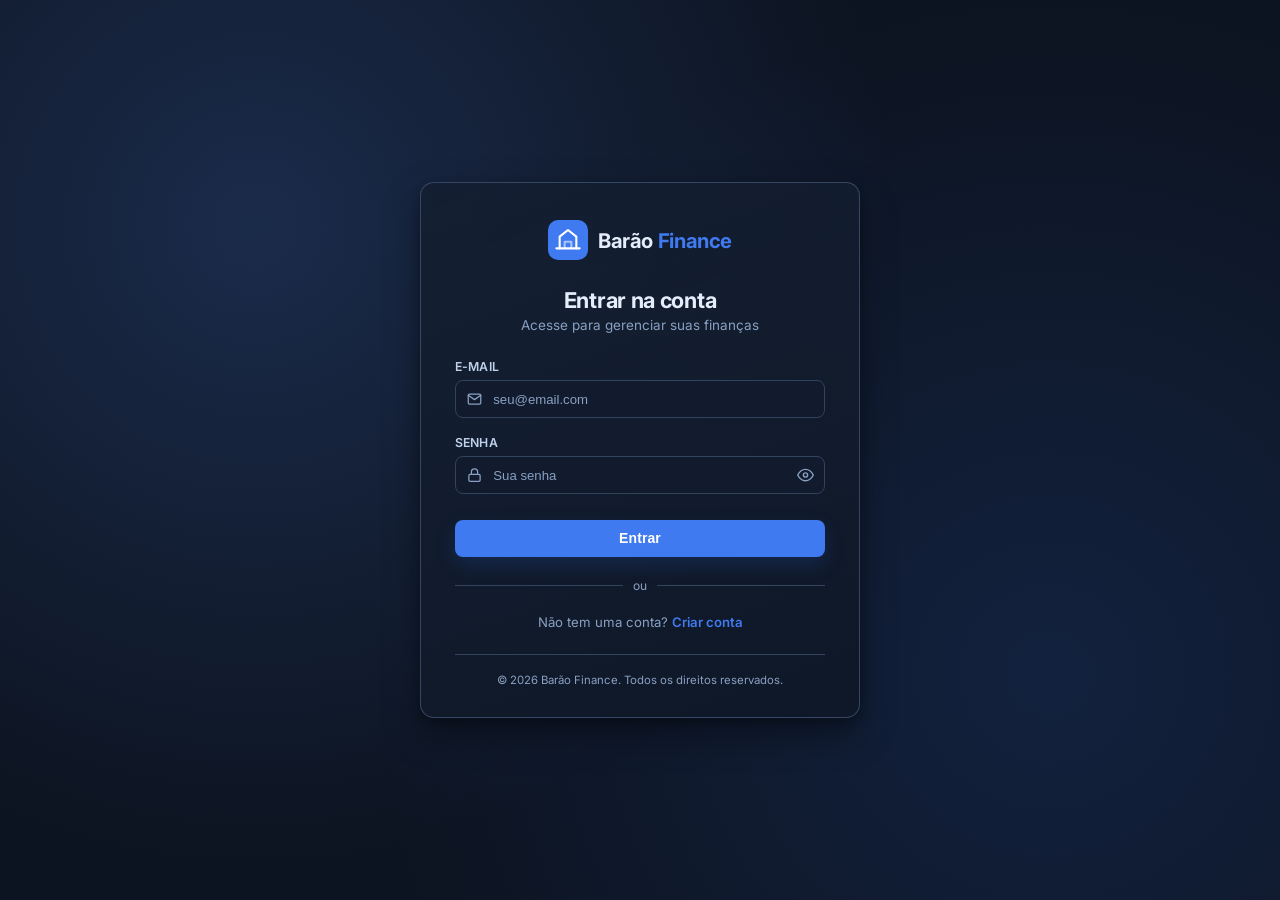
<file: index.html>
<!DOCTYPE html>
<html lang="pt-BR">
<head>
  <meta charset="UTF-8" />
  <meta name="viewport" content="width=device-width, initial-scale=1, maximum-scale=1, user-scalable=no, viewport-fit=cover" />
  <title>Login — Barão Finance</title>
  <link rel="preconnect" href="https://fonts.googleapis.com" />
  <link rel="preconnect" href="https://fonts.gstatic.com" crossorigin />
  <link href="https://fonts.googleapis.com/css2?family=Inter:wght@400;500;600;700&display=swap" rel="stylesheet" />
  <link rel="manifest" href="manifest.webmanifest" />
  <link rel="icon" type="image/svg+xml" href="assets/icons/icon.svg" />
  <link rel="apple-touch-icon" href="assets/icons/icon-180.svg" />
  <meta name="theme-color" content="#3b6fd4" />
  <meta name="mobile-web-app-capable" content="yes" />
  <meta name="apple-mobile-web-app-capable" content="yes" />
  <meta name="apple-mobile-web-app-status-bar-style" content="default" />
  <meta name="apple-mobile-web-app-title" content="Barao Finance" />
  <link rel="stylesheet" href="css/style.css" />
</head>
<body>

<div class="auth-wrapper">
  <div class="auth-card">

    <!-- Logo -->
    <div class="auth-logo">
      <svg viewBox="0 0 48 48" fill="none" xmlns="http://www.w3.org/2000/svg">
        <rect width="48" height="48" rx="12" fill="#3f7af0"/>
        <path d="M14 34V20l10-8 10 8v14" stroke="#fff" stroke-width="2.5" stroke-linecap="round" stroke-linejoin="round"/>
        <path d="M20 34v-8h8v8" stroke="#a8c4f5" stroke-width="2.5" stroke-linecap="round" stroke-linejoin="round"/>
        <path d="M10 34h28" stroke="#fff" stroke-width="2.5" stroke-linecap="round"/>
      </svg>
      <span class="auth-logo-name">Barão <span>Finance</span></span>
    </div>

    <!-- Cabeçalho -->
    <div class="auth-form-header">
      <h1>Entrar na conta</h1>
      <p>Acesse para gerenciar suas finanças</p>
    </div>

    <!-- Alerta global -->
    <div id="login-alert" class="alert alert-error" role="alert">
      <svg width="16" height="16" viewBox="0 0 24 24" fill="none" stroke="currentColor" stroke-width="2" stroke-linecap="round" stroke-linejoin="round">
        <circle cx="12" cy="12" r="10"/><line x1="12" y1="8" x2="12" y2="12"/><line x1="12" y1="16" x2="12.01" y2="16"/>
      </svg>
      <span class="alert-message"></span>
    </div>

    <form id="login-form" novalidate>

      <!-- E-mail -->
      <div class="form-group">
        <label class="form-label" for="email">E-mail</label>
        <div class="form-input-wrapper">
          <span class="form-input-icon">
            <svg width="15" height="15" viewBox="0 0 24 24" fill="none" stroke="currentColor" stroke-width="2" stroke-linecap="round" stroke-linejoin="round">
              <path d="M4 4h16c1.1 0 2 .9 2 2v12c0 1.1-.9 2-2 2H4c-1.1 0-2-.9-2-2V6c0-1.1.9-2 2-2z"/><polyline points="22,6 12,13 2,6"/>
            </svg>
          </span>
          <input
            id="email"
            type="email"
            class="form-input"
            placeholder="seu@email.com"
            autocomplete="email"
            required
          />
        </div>
        <span id="email-error" class="form-error"></span>
      </div>

      <!-- Senha -->
      <div class="form-group">
        <label class="form-label" for="password">Senha</label>
        <div class="form-input-wrapper">
          <span class="form-input-icon">
            <svg width="15" height="15" viewBox="0 0 24 24" fill="none" stroke="currentColor" stroke-width="2" stroke-linecap="round" stroke-linejoin="round">
              <rect x="3" y="11" width="18" height="11" rx="2" ry="2"/><path d="M7 11V7a5 5 0 0 1 10 0v4"/>
            </svg>
          </span>
          <input
            id="password"
            type="password"
            class="form-input"
            placeholder="Sua senha"
            autocomplete="current-password"
            required
          />
          <button type="button" id="toggle-password" class="btn-toggle-password" aria-label="Mostrar senha">
            <svg xmlns="http://www.w3.org/2000/svg" width="17" height="17" viewBox="0 0 24 24"
              fill="none" stroke="currentColor" stroke-width="2" stroke-linecap="round" stroke-linejoin="round">
              <path d="M1 12s4-8 11-8 11 8 11 8-4 8-11 8-11-8-11-8z"/>
              <circle cx="12" cy="12" r="3"/>
            </svg>
          </button>
        </div>
        <span id="password-error" class="form-error"></span>
      </div>

      <button type="submit" id="btn-login" class="btn btn-primary">
        <span class="btn-spinner"></span>
        <span class="btn-text">Entrar</span>
      </button>

    </form>

    <div class="auth-divider">ou</div>

    <p class="auth-redirect">
      Não tem uma conta?
      <a href="views/register.html">Criar conta</a>
    </p>

    <footer class="auth-footer">
      &copy; 2026 Barão Finance. Todos os direitos reservados.
    </footer>

  </div>
</div>

<script src="js/pwa.js"></script>
<script src="js/models/User.js"></script>
<script src="js/controllers/AuthController.js"></script>
<script>
  document.addEventListener('DOMContentLoaded', () => AuthController.initLogin());
</script>
</body>
</html>
</file>
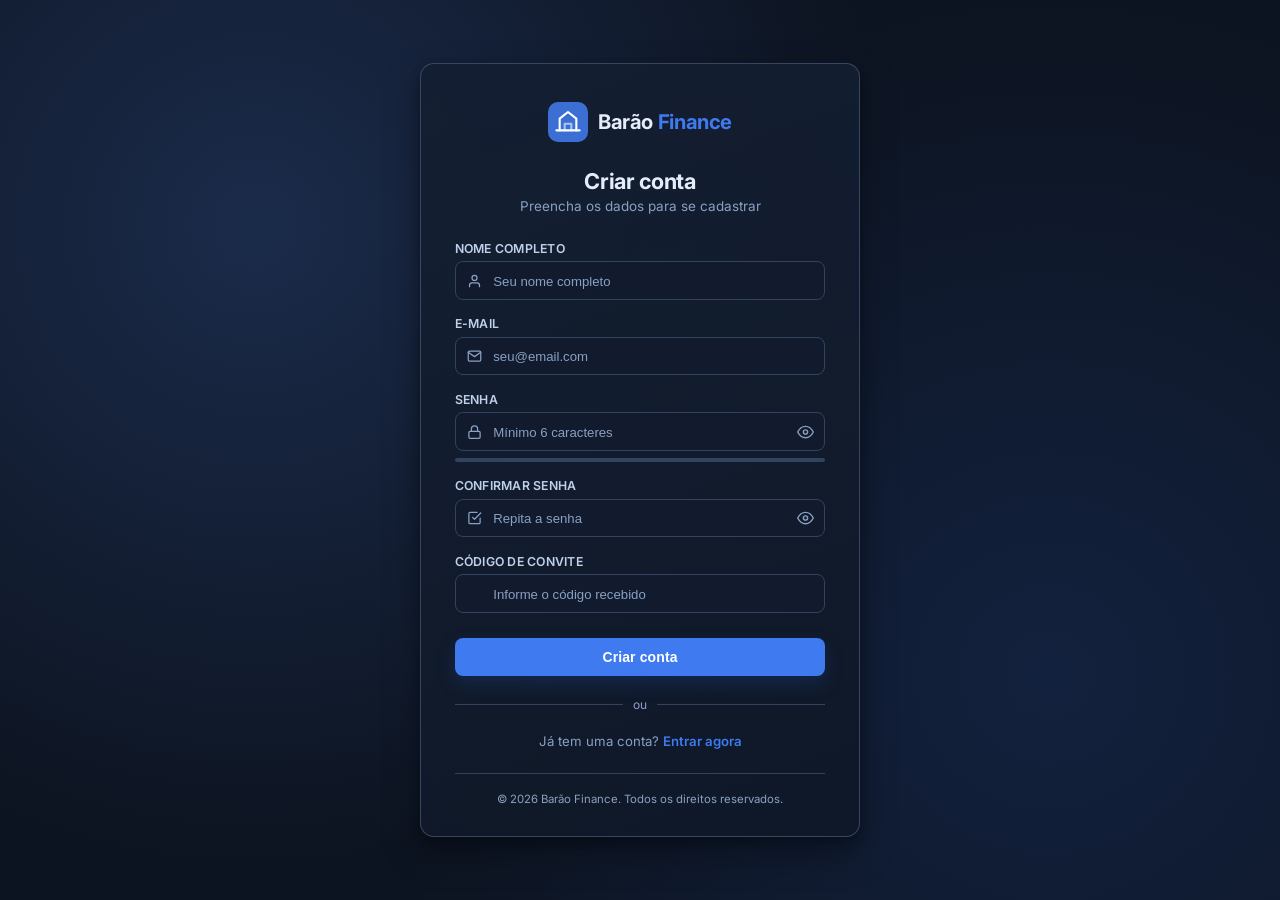
<file: views/register.html>
<!DOCTYPE html>
<html lang="pt-BR">
<head>
  <meta charset="UTF-8" />
  <meta name="viewport" content="width=device-width, initial-scale=1, maximum-scale=1, user-scalable=no, viewport-fit=cover" />
  <title>Criar Conta — Barão Finance</title>
  <link rel="preconnect" href="https://fonts.googleapis.com" />
  <link rel="preconnect" href="https://fonts.gstatic.com" crossorigin />
  <link href="https://fonts.googleapis.com/css2?family=Inter:wght@400;500;600;700&display=swap" rel="stylesheet" />
  <link rel="manifest" href="../manifest.webmanifest" />
  <link rel="icon" type="image/svg+xml" href="../assets/icons/icon.svg" />
  <link rel="apple-touch-icon" href="../assets/icons/icon-180.svg" />
  <meta name="theme-color" content="#3b6fd4" />
  <meta name="mobile-web-app-capable" content="yes" />
  <meta name="apple-mobile-web-app-capable" content="yes" />
  <meta name="apple-mobile-web-app-status-bar-style" content="default" />
  <meta name="apple-mobile-web-app-title" content="Barao Finance" />
  <link rel="stylesheet" href="../css/style.css" />
</head>
<body>

<div class="auth-wrapper">
  <div class="auth-card">

    <!-- Logo -->
    <div class="auth-logo">
      <svg viewBox="0 0 48 48" fill="none" xmlns="http://www.w3.org/2000/svg">
        <rect width="48" height="48" rx="12" fill="#3b6fd4"/>
        <path d="M14 34V20l10-8 10 8v14" stroke="#fff" stroke-width="2.5" stroke-linecap="round" stroke-linejoin="round"/>
        <path d="M20 34v-8h8v8" stroke="#a8c4f5" stroke-width="2.5" stroke-linecap="round" stroke-linejoin="round"/>
        <path d="M10 34h28" stroke="#fff" stroke-width="2.5" stroke-linecap="round"/>
      </svg>
      <span class="auth-logo-name">Barão <span>Finance</span></span>
    </div>

    <!-- Cabeçalho -->
    <div class="auth-form-header">
      <h1>Criar conta</h1>
      <p>Preencha os dados para se cadastrar</p>
    </div>

    <!-- Alerta global -->
    <div id="register-alert" class="alert" role="alert">
      <svg width="16" height="16" viewBox="0 0 24 24" fill="none" stroke="currentColor" stroke-width="2" stroke-linecap="round" stroke-linejoin="round">
        <circle cx="12" cy="12" r="10"/><line x1="12" y1="8" x2="12" y2="12"/><line x1="12" y1="16" x2="12.01" y2="16"/>
      </svg>
      <span class="alert-message"></span>
    </div>

    <form id="register-form" novalidate>

      <!-- Nome -->
      <div class="form-group">
        <label class="form-label" for="name">Nome completo</label>
        <div class="form-input-wrapper">
          <span class="form-input-icon">
            <svg width="15" height="15" viewBox="0 0 24 24" fill="none" stroke="currentColor" stroke-width="2" stroke-linecap="round" stroke-linejoin="round">
              <path d="M20 21v-2a4 4 0 0 0-4-4H8a4 4 0 0 0-4 4v2"/><circle cx="12" cy="7" r="4"/>
            </svg>
          </span>
          <input
            id="name"
            type="text"
            class="form-input"
            placeholder="Seu nome completo"
            autocomplete="name"
            required
          />
        </div>
        <span id="name-error" class="form-error"></span>
      </div>

      <!-- E-mail -->
      <div class="form-group">
        <label class="form-label" for="email">E-mail</label>
        <div class="form-input-wrapper">
          <span class="form-input-icon">
            <svg width="15" height="15" viewBox="0 0 24 24" fill="none" stroke="currentColor" stroke-width="2" stroke-linecap="round" stroke-linejoin="round">
              <path d="M4 4h16c1.1 0 2 .9 2 2v12c0 1.1-.9 2-2 2H4c-1.1 0-2-.9-2-2V6c0-1.1.9-2 2-2z"/><polyline points="22,6 12,13 2,6"/>
            </svg>
          </span>
          <input
            id="email"
            type="email"
            class="form-input"
            placeholder="seu@email.com"
            autocomplete="email"
            required
          />
        </div>
        <span id="email-error" class="form-error"></span>
      </div>

      <!-- Senha -->
      <div class="form-group">
        <label class="form-label" for="password">Senha</label>
        <div class="form-input-wrapper">
          <span class="form-input-icon">
            <svg width="15" height="15" viewBox="0 0 24 24" fill="none" stroke="currentColor" stroke-width="2" stroke-linecap="round" stroke-linejoin="round">
              <rect x="3" y="11" width="18" height="11" rx="2" ry="2"/><path d="M7 11V7a5 5 0 0 1 10 0v4"/>
            </svg>
          </span>
          <input
            id="password"
            type="password"
            class="form-input"
            placeholder="Mínimo 6 caracteres"
            autocomplete="new-password"
            required
          />
          <button type="button" id="toggle-password" class="btn-toggle-password" aria-label="Mostrar senha">
            <svg xmlns="http://www.w3.org/2000/svg" width="17" height="17" viewBox="0 0 24 24"
              fill="none" stroke="currentColor" stroke-width="2" stroke-linecap="round" stroke-linejoin="round">
              <path d="M1 12s4-8 11-8 11 8 11 8-4 8-11 8-11-8-11-8z"/>
              <circle cx="12" cy="12" r="3"/>
            </svg>
          </button>
        </div>
        <span id="password-error" class="form-error"></span>

        <!-- Força da senha -->
        <div class="password-strength">
          <div class="strength-bar-track">
            <div id="strength-fill" class="strength-bar-fill"></div>
          </div>
          <span id="strength-label" class="strength-label"></span>
        </div>
      </div>

      <!-- Confirmar Senha -->
      <div class="form-group">
        <label class="form-label" for="confirm-password">Confirmar senha</label>
        <div class="form-input-wrapper">
          <span class="form-input-icon">
            <svg width="15" height="15" viewBox="0 0 24 24" fill="none" stroke="currentColor" stroke-width="2" stroke-linecap="round" stroke-linejoin="round">
              <polyline points="9 11 12 14 22 4"/><path d="M21 12v7a2 2 0 0 1-2 2H5a2 2 0 0 1-2-2V5a2 2 0 0 1 2-2h11"/>
            </svg>
          </span>
          <input
            id="confirm-password"
            type="password"
            class="form-input"
            placeholder="Repita a senha"
            autocomplete="new-password"
            required
          />
          <button type="button" id="toggle-confirm-password" class="btn-toggle-password" aria-label="Mostrar confirmação de senha">
            <svg xmlns="http://www.w3.org/2000/svg" width="17" height="17" viewBox="0 0 24 24"
              fill="none" stroke="currentColor" stroke-width="2" stroke-linecap="round" stroke-linejoin="round">
              <path d="M1 12s4-8 11-8 11 8 11 8-4 8-11 8-11-8-11-8z"/>
              <circle cx="12" cy="12" r="3"/>
            </svg>
          </button>
        </div>
        <span id="confirm-password-error" class="form-error"></span>
      </div>

      <!-- Código de convite -->
      <div class="form-group">
        <label class="form-label" for="invite-code">Código de convite</label>
        <div class="form-input-wrapper">
          <input
            id="invite-code"
            type="text"
            class="form-input"
            placeholder="Informe o código recebido"
            autocomplete="off"
            required
          />
        </div>
      </div>

      <button type="submit" id="btn-register" class="btn btn-primary">
        <span class="btn-spinner"></span>
        <span class="btn-text">Criar conta</span>
      </button>

    </form>

    <div class="auth-divider">ou</div>

    <p class="auth-redirect">
      Já tem uma conta?
      <a href="../index.html">Entrar agora</a>
    </p>

    <footer class="auth-footer">
      &copy; 2026 Barão Finance. Todos os direitos reservados.
    </footer>

  </div>
</div>

<script src="../js/pwa.js"></script>
<script src="../js/models/User.js"></script>
<script src="../js/controllers/AuthController.js"></script>
<script>
  document.addEventListener('DOMContentLoaded', () => AuthController.initRegister());
</script>
</body>
</html>
</file>
<file: css/style.css>
/* =============================================
  BARÃO FINANCE — Login
  Paleta alinhada ao app shell (dark + azul)
  ============================================= */

:root {
  --primary:        #3f7af0;
  --primary-dark:   #2f66d5;
  --primary-light:  #182742;
  --accent:         #6fa2ff;

  --bg-page:        #0d1421;
  --bg-card:        #141f32;
  --bg-input:       #111b2d;

  --text-heading:   #e5edfb;
  --text-body:      #bfd0eb;
  --text-muted:     #89a0c2;
  --text-light:     #f8fafc;

  --border:         #31435f;
  --border-focus:   #4f85ed;

  --danger:         #d94f4f;
  --danger-light:   #3a1f25;
  --success:        #2aa566;
  --success-light:  #1b3429;

  --radius-sm:      8px;
  --radius-md:      14px;
  --radius-lg:      22px;

  --shadow-card:    0 16px 36px rgba(0, 0, 0, 0.35), 0 4px 10px rgba(0, 0, 0, 0.24);
  --shadow-input:   0 0 0 3px rgba(79, 133, 237, 0.2);

  --transition:     0.18s ease;
}

*, *::before, *::after {
  box-sizing: border-box;
  margin: 0;
  padding: 0;
}

html, body {
  height: 100%;
  font-family: 'Inter', -apple-system, BlinkMacSystemFont, 'Segoe UI', sans-serif;
  font-size: 15px;
  color: var(--text-body);
  background: var(--bg-page);
  -webkit-font-smoothing: antialiased;
}

/* ══════════════════════════════════════════
   Layout centralizado (sem painel lateral)
══════════════════════════════════════════ */

.auth-wrapper {
  min-height: 100vh;
  display: flex;
  align-items: center;
  justify-content: center;
  padding: 2rem 1rem;
  background-image:
    radial-gradient(circle at 20% 25%, rgba(79, 133, 237, 0.2) 0%, transparent 52%),
    radial-gradient(circle at 82% 75%, rgba(47, 102, 213, 0.16) 0%, transparent 54%);
}

.auth-card {
  width: 100%;
  max-width: 440px;
  background: linear-gradient(160deg, rgba(20, 31, 50, 0.95), rgba(15, 24, 39, 0.9));
  border-radius: var(--radius-md);
  box-shadow: var(--shadow-card);
  padding: 2.5rem 2.25rem 2rem;
  border: 1px solid rgba(58, 76, 105, 0.9);
}

/* ══════════════════════════════════════════
   Cabeçalho do card
══════════════════════════════════════════ */

.auth-logo {
  display: flex;
  align-items: center;
  justify-content: center;
  gap: 10px;
  margin-bottom: 1.75rem;
}

.auth-logo svg {
  width: 40px;
  height: 40px;
}

.auth-logo-name {
  font-size: 1.35rem;
  font-weight: 700;
  color: var(--text-heading);
  letter-spacing: -0.4px;
}

.auth-logo-name span {
  color: var(--primary);
}

.auth-form-header {
  text-align: center;
  margin-bottom: 1.75rem;
}

.auth-form-header h1 {
  font-size: 1.45rem;
  font-weight: 700;
  color: var(--text-heading);
  letter-spacing: -0.3px;
  margin-bottom: 0.3rem;
}

.auth-form-header p {
  color: var(--text-muted);
  font-size: 0.9rem;
}

/* ══════════════════════════════════════════
   Grupos de campo
══════════════════════════════════════════ */

.form-group {
  margin-bottom: 1.1rem;
}

.form-label {
  display: block;
  font-size: 0.82rem;
  font-weight: 600;
  color: var(--text-body);
  margin-bottom: 0.38rem;
  letter-spacing: 0.02em;
  text-transform: uppercase;
}

.form-input-wrapper {
  position: relative;
}

.form-input-icon {
  position: absolute;
  left: 12px;
  top: 50%;
  transform: translateY(-50%);
  color: var(--text-muted);
  display: flex;
  align-items: center;
  pointer-events: none;
}

.form-input {
  width: 100%;
  padding: 0.68rem 0.875rem 0.68rem 2.5rem;
  border: 1.5px solid var(--border);
  border-radius: var(--radius-sm);
  font-size: 0.93rem;
  color: var(--text-heading);
  background: var(--bg-input);
  transition: border-color var(--transition), box-shadow var(--transition), background var(--transition);
  outline: none;
}

.form-input::placeholder {
  color: var(--text-muted);
  font-size: 0.88rem;
}

.form-input:focus {
  border-color: var(--border-focus);
  box-shadow: var(--shadow-input);
  background: #152237;
}

.form-input.error {
  border-color: var(--danger);
  box-shadow: 0 0 0 3px rgba(217, 79, 79, 0.12);
  background: #1a2437;
}

.form-input.valid {
  border-color: var(--success);
  background: #14253a;
}

.form-error {
  display: none;
  font-size: 0.78rem;
  color: var(--danger);
  margin-top: 0.32rem;
  padding-left: 2px;
}

.form-error.visible {
  display: block;
}

/* Botão mostrar/ocultar senha */
.btn-toggle-password {
  position: absolute;
  right: 11px;
  top: 50%;
  transform: translateY(-50%);
  background: none;
  border: none;
  cursor: pointer;
  color: var(--text-muted);
  display: flex;
  align-items: center;
  padding: 0;
  transition: color var(--transition);
}

.btn-toggle-password:hover {
  color: var(--text-heading);
}

/* ══════════════════════════════════════════
   Botão principal
══════════════════════════════════════════ */

.btn {
  display: inline-flex;
  align-items: center;
  justify-content: center;
  gap: 8px;
  border: none;
  border-radius: var(--radius-sm);
  font-size: 0.93rem;
  font-weight: 600;
  cursor: pointer;
  transition: background var(--transition), transform var(--transition), box-shadow var(--transition);
  text-decoration: none;
  letter-spacing: 0.01em;
}

.btn:active {
  transform: scale(0.985);
}

.btn-primary {
  background: var(--primary);
  color: #fff;
  padding: 0.72rem 1.25rem;
  width: 100%;
  margin-top: 0.6rem;
  box-shadow: 0 8px 18px rgba(32, 76, 168, 0.26);
}

.btn-primary:hover {
  background: var(--primary-dark);
  box-shadow: 0 10px 22px rgba(32, 76, 168, 0.35);
}

.btn-primary:disabled {
  opacity: 0.6;
  cursor: not-allowed;
  transform: none;
}

/* Spinner */
.btn-spinner {
  display: none;
  width: 17px;
  height: 17px;
  border: 2.5px solid rgba(255,255,255,0.35);
  border-top-color: #fff;
  border-radius: 50%;
  animation: spin 0.65s linear infinite;
}

@keyframes spin {
  to { transform: rotate(360deg); }
}

.btn.loading .btn-spinner { display: inline-block; }
.btn.loading .btn-text    { display: none; }

/* ══════════════════════════════════════════
   Divisor
══════════════════════════════════════════ */

.auth-divider {
  display: flex;
  align-items: center;
  gap: 10px;
  margin: 1.4rem 0;
  color: var(--text-muted);
  font-size: 0.8rem;
}

.auth-divider::before,
.auth-divider::after {
  content: '';
  flex: 1;
  height: 1px;
  background: var(--border);
}

/* ══════════════════════════════════════════
   Link de navegação
══════════════════════════════════════════ */

.auth-redirect {
  text-align: center;
  font-size: 0.88rem;
  color: var(--text-muted);
}

.auth-redirect a {
  color: var(--primary);
  font-weight: 600;
  text-decoration: none;
  transition: color var(--transition);
}

.auth-redirect a:hover {
  color: var(--primary-dark);
  text-decoration: underline;
}

/* ══════════════════════════════════════════
   Alertas
══════════════════════════════════════════ */

.alert {
  display: none;
  padding: 0.7rem 0.9rem;
  border-radius: var(--radius-sm);
  font-size: 0.85rem;
  margin-bottom: 1.1rem;
  align-items: flex-start;
  gap: 8px;
}

.alert.visible {
  display: flex;
}

.alert svg {
  flex-shrink: 0;
  margin-top: 1px;
}

.alert-error {
  background: var(--danger-light);
  color: #ffb3b3;
  border: 1px solid rgba(217, 79, 79, 0.38);
}

.alert-success {
  background: var(--success-light);
  color: #9de0c0;
  border: 1px solid rgba(42, 165, 102, 0.35);
}

/* ══════════════════════════════════════════
   Força da senha
══════════════════════════════════════════ */

.password-strength {
  margin-top: 0.45rem;
}

.strength-bar-track {
  height: 4px;
  background: var(--border);
  border-radius: 2px;
  overflow: hidden;
  margin-bottom: 0.28rem;
}

.strength-bar-fill {
  height: 100%;
  width: 0%;
  border-radius: 2px;
  transition: width 0.3s ease, background 0.3s ease;
}

.strength-label {
  font-size: 0.76rem;
  color: var(--text-muted);
}

/* ══════════════════════════════════════════
   Rodapé
══════════════════════════════════════════ */

.auth-footer {
  text-align: center;
  font-size: 0.76rem;
  color: var(--text-muted);
  margin-top: 1.6rem;
  padding-top: 1.2rem;
  border-top: 1px solid var(--border);
}

@media (max-width: 760px) {
  .form-input,
  .btn,
  input,
  select,
  textarea,
  button {
    font-size: 16px !important;
  }
}
</file>
